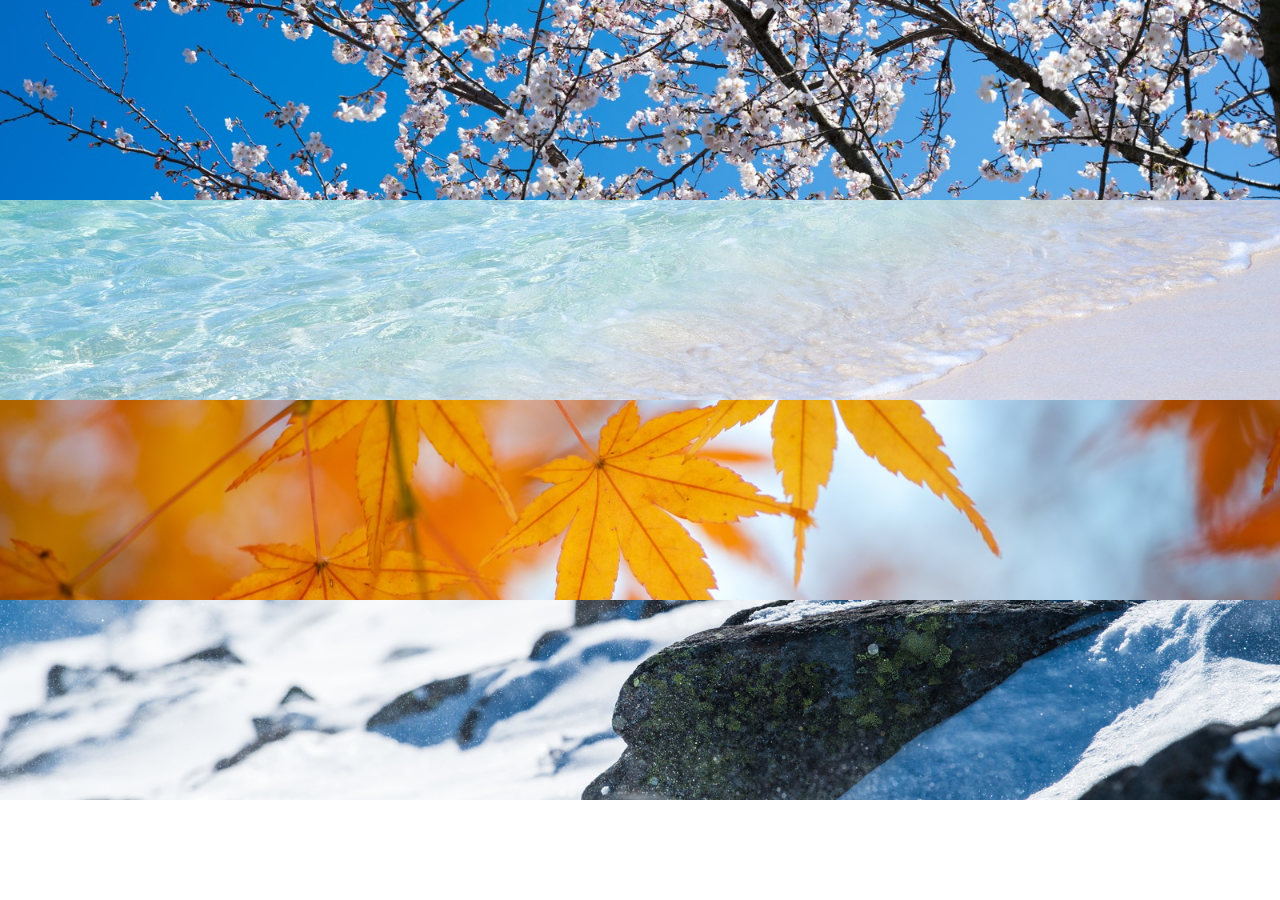
<file: exercise6/index.html>
<!DOCTYPE html>
<html long="ja">
  <head>
    <meta charset="UTF-8"/>
    <!--CSSファイルの読み込み-->
    <link rel="stylesheet"href="style.css"/>
    <title>演習６</title>
  </head>
  <body>
    <div class="box1"></div>
    <div class="box2"></div>
    <div class="box3"></div>
    <div class="box4"></div>
  </body>
</file>
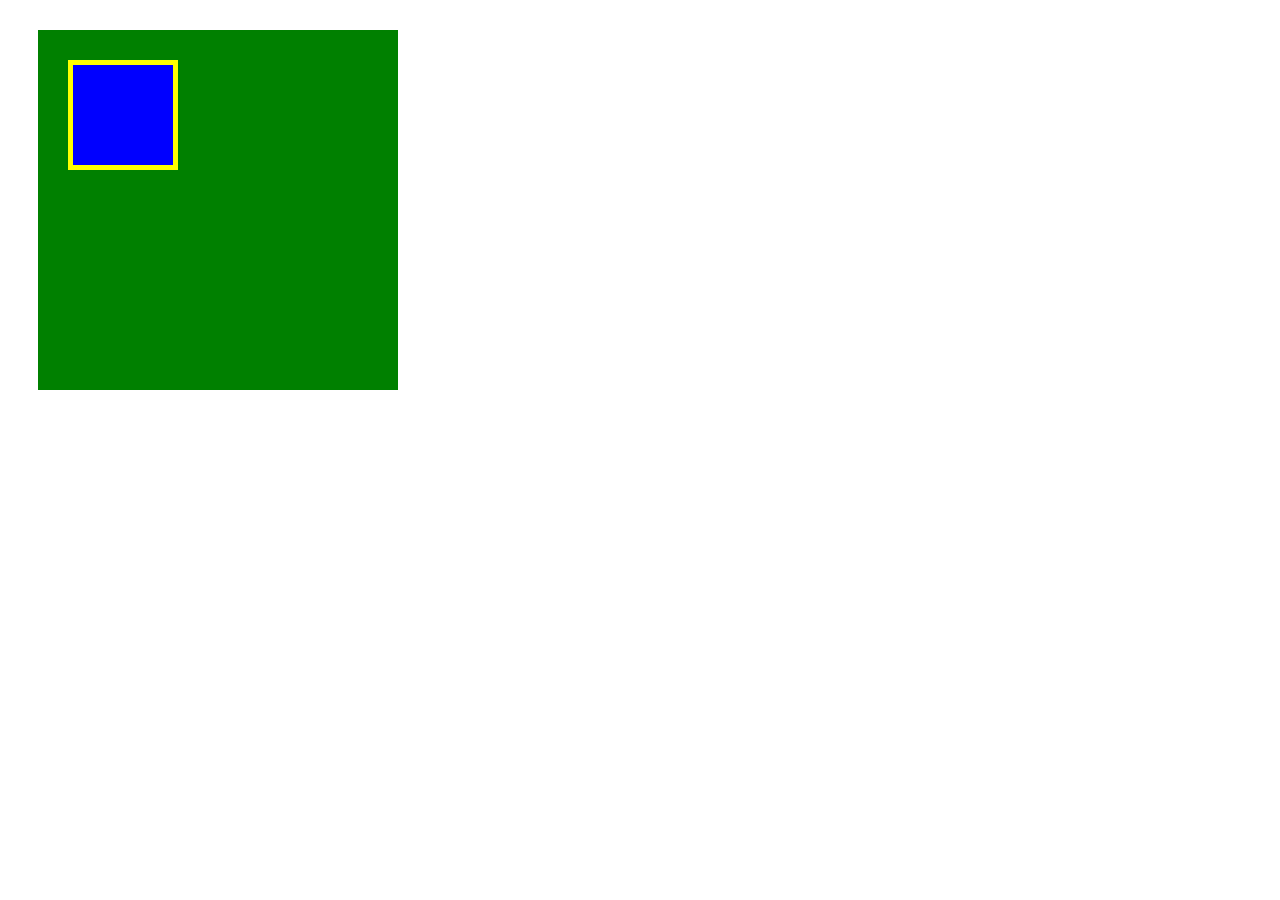
<file: box/box.html>
<!DOCTYPE html>
<html lang="ja">
  <head>
    <meta charset="UTF-8"/>
    <!--CSSファイルの読み込み-->
    <link rel="stylesheet"href="box.css"/>
    <title>BOX</title>
    </head>

    <body>
      <!--box1用のdiv-->
      <div class="box1">
        <div class="box2"></div>
      </div>
    </body>
</html>
</file>
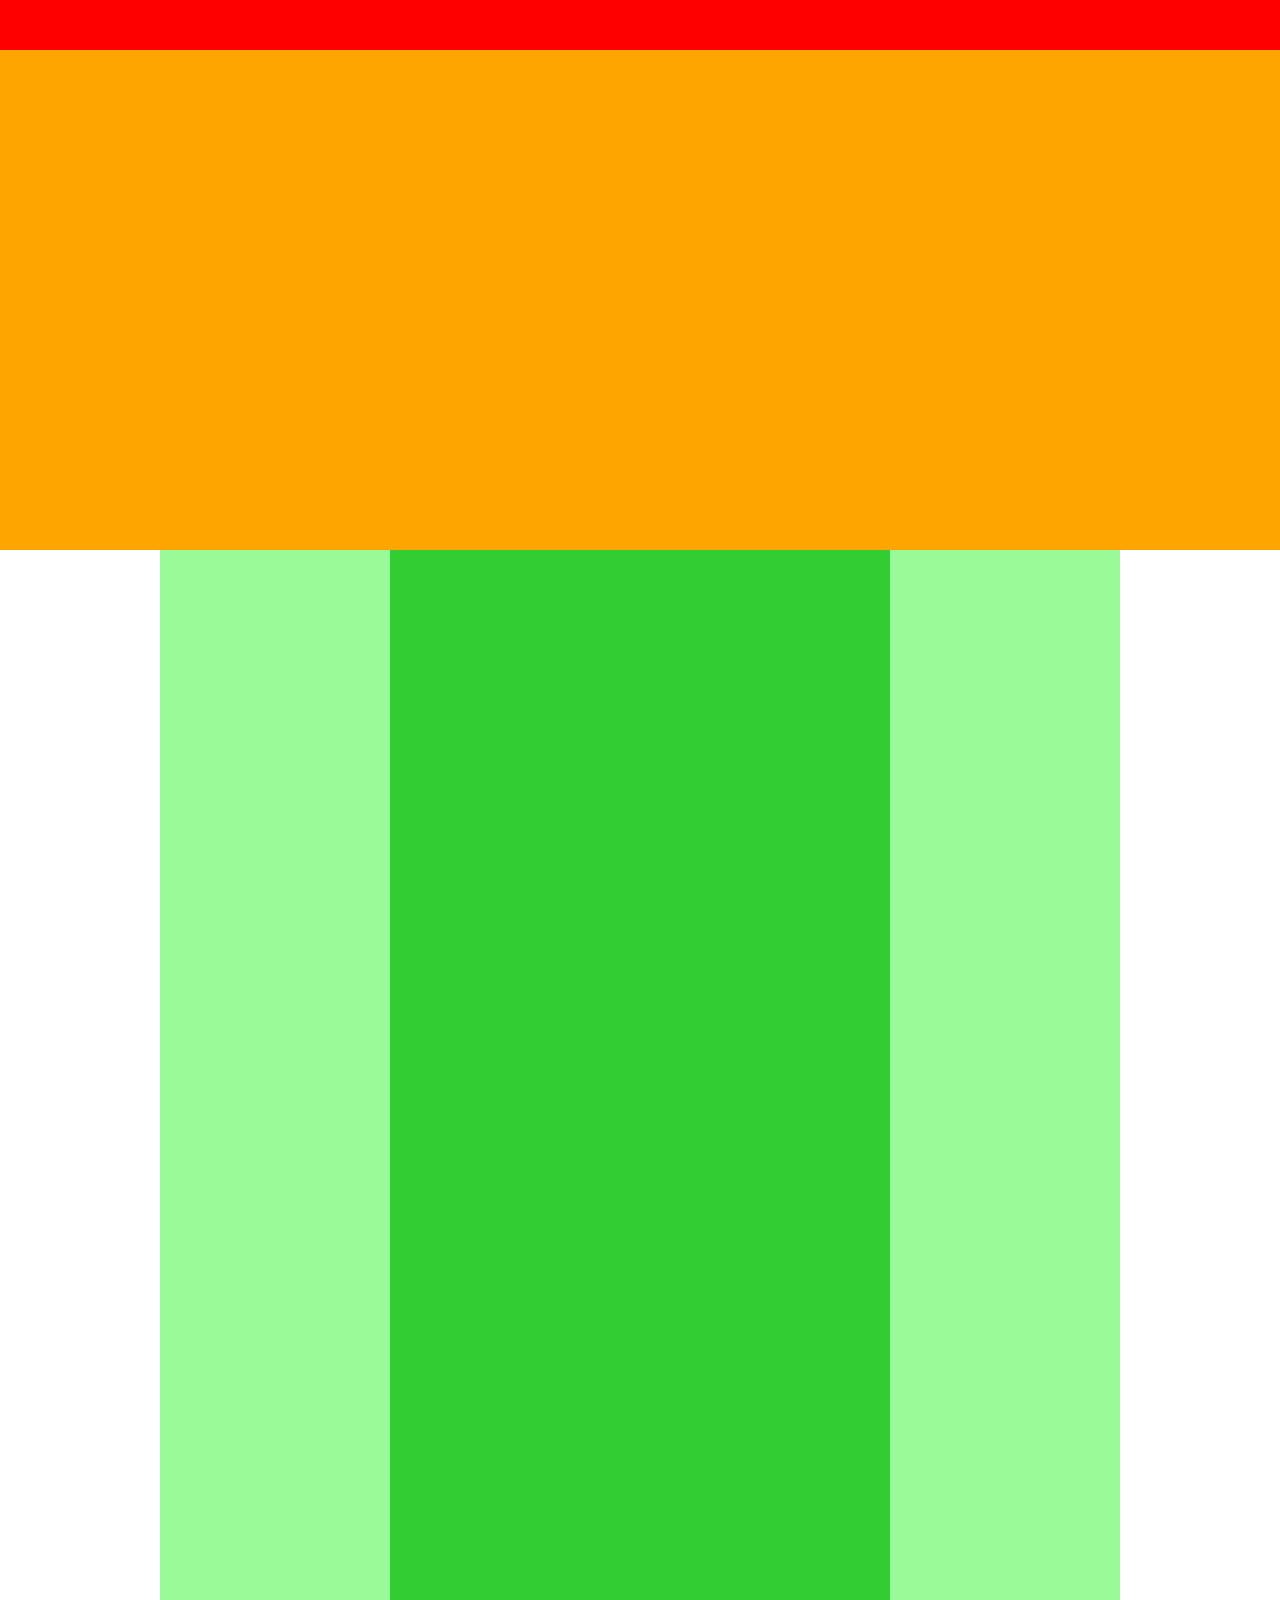
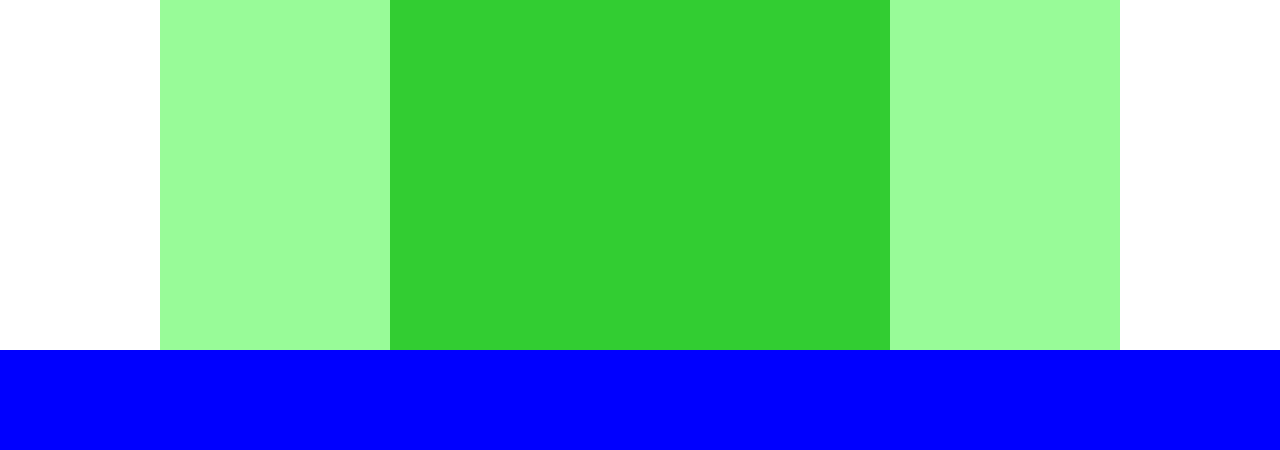
<file: exercise1/chapter4.html>
<!DOCTYPE html>
<html long="ja">
  <head>
    <meta charset="UTF-8"/>
    <!--CSSファイルの読み込み-->
    <link rel="stylesheet"href="style.css"/>
    <title>chapter4_evercise</title>
  </head>
  <body>
    <!--header用のdiv-->
    <div class="header">
      <div class="header-top"></div>
      <div class="header-bottom"></div>
    </div>



    <!--main用のdiv-->
    <div class="main">
       <div class="leftbar"></div>
      <div class="blog"></div>
      <div class="rightbar"></div>
    </div>

    <!--footer用のdiv-->
    <div class="footer"></div>
  </body>
</html>
</file>
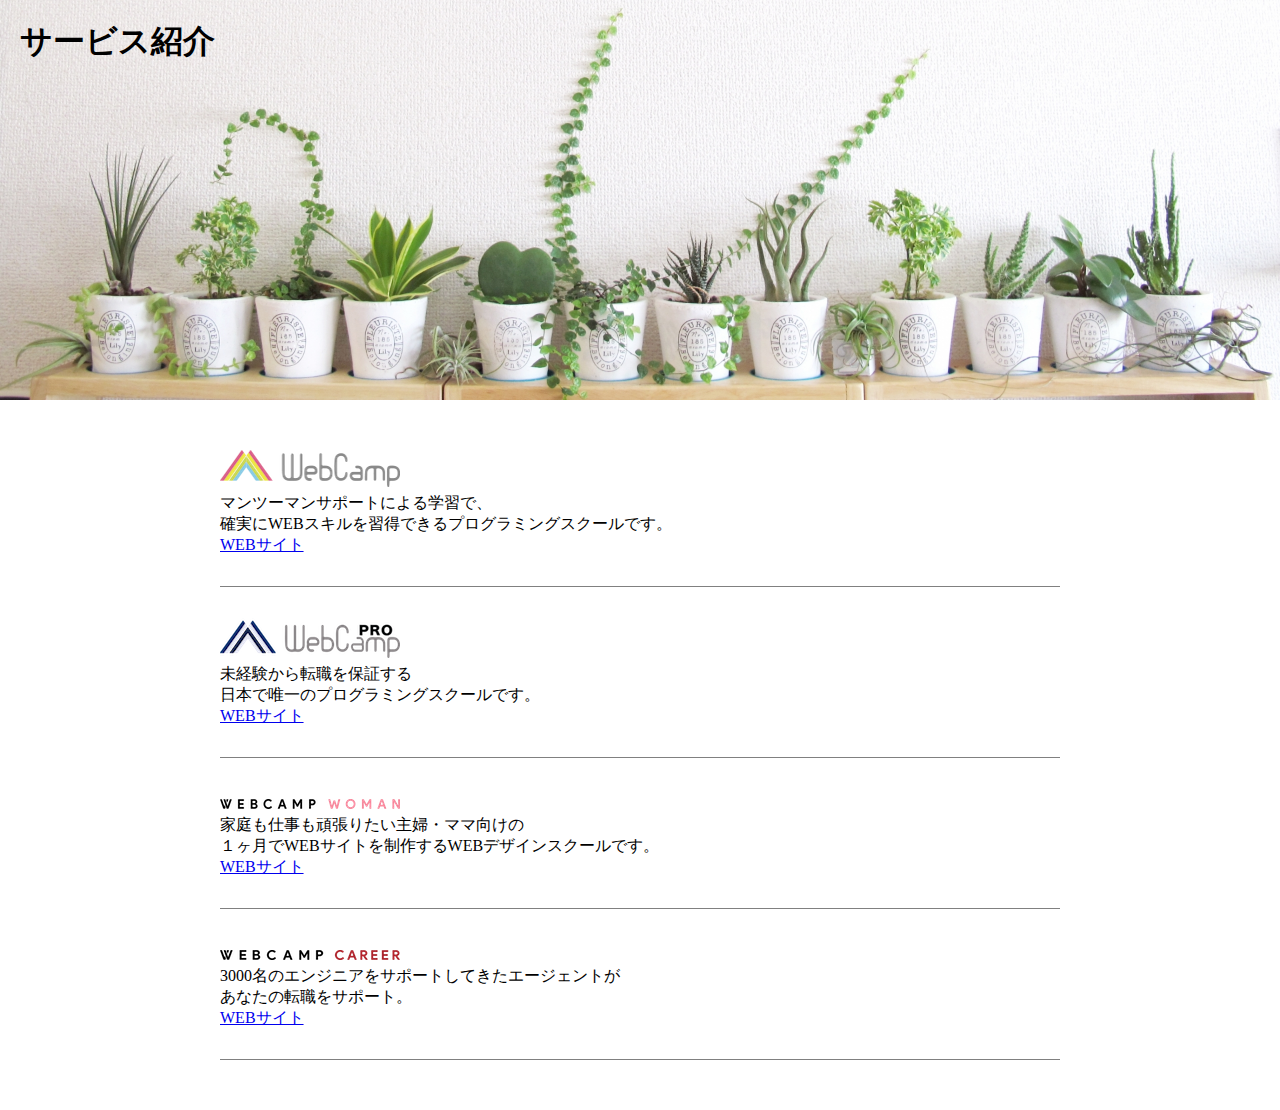
<file: exercise7/index7.html>
<!DOCTYPE html>
<html long="ja">
  <head>
    <meta charset="UTF-8"/>
    <!--CSSファイルの読み込み-->
    <link rel="stylesheet"href="style7.css"/>
    <title>演習７</title>
  </head>
<body>
    <header>
      <h1 class="headline">サービス紹介</h1>

    </header>
  <main>
    <section class="service1">
      <h2>
        <img src="img/wc-logo.png" alt="ロゴ">
      </h2>
    <p>マンツーマンサポートによる学習で、<br>
    確実にWEBスキルを習得できるプログラミングスクールです。
    </p>
  <a href="http://web-camp.io/">WEBサイト</a>

    </section>

  <section class="service2">
      <h2>
        <img src="img/wcp-logo.png" alt="ロゴ">
      </h2>
    <p>未経験から転職を保証する<br>
    日本で唯一のプログラミングスクールです。
    </p>
  <a href="http://web-camp.io/">WEBサイト</a>

    </section>

  <section class="service3">
      <h2>
        <img src="img/wcw-logo.png" alt="ロゴ">
      </h2>
    <p>家庭も仕事も頑張りたい主婦・ママ向けの<br>
    １ヶ月でWEBサイトを制作するWEBデザインスクールです。
    </p>
  <a href="http://web-camp.io/">WEBサイト</a>

    </section>

    <section class="service4">
      <h2>
        <img src="img/wcc-logo.png" alt="ロゴ">
      </h2>
    <p>3000名のエンジニアをサポートしてきたエージェントが<br>
    あなたの転職をサポート。
    </p>
  <a href="http://web-camp.io/">WEBサイト</a>

    </section>
  </main>
</body>
</file>
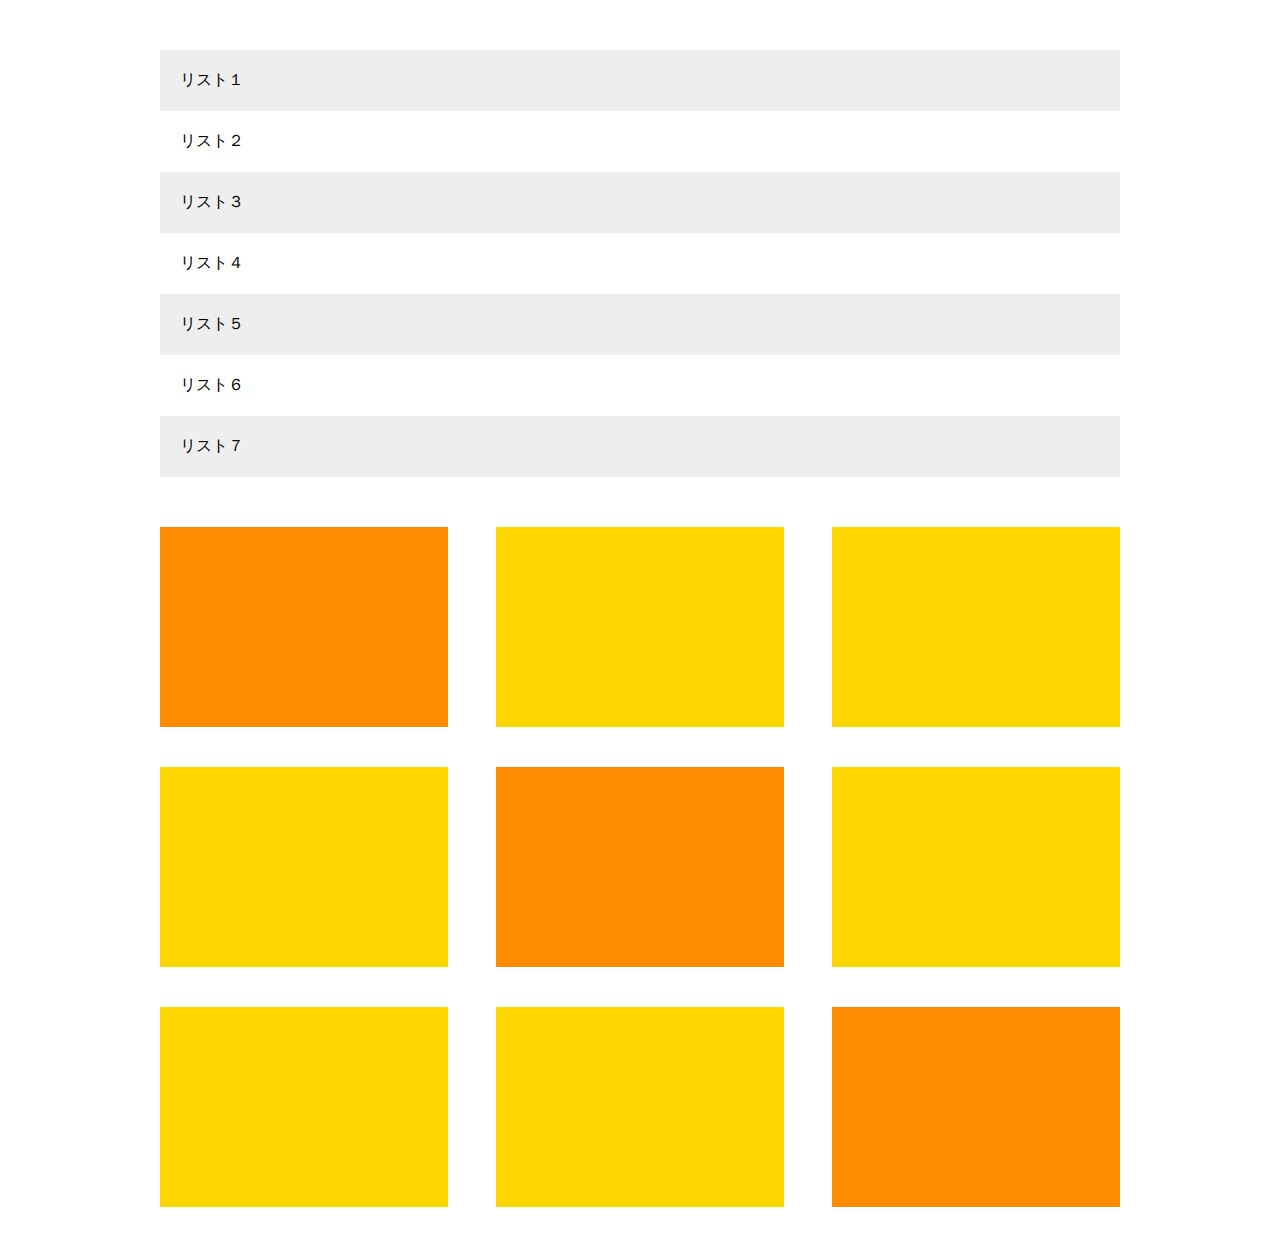
<file: exercise8/exercise8.html>
<!DOCTIPE html>
<html long="ja">

  <head>
  <meta charset="UTF-8"/>
  <link rel="stylesheet" href="style.css"/>
  <title>演習８</title>
  </head>

  <body>
    <main>
      <ul class="item-list">
       <li class="item">リスト１</li>
       <li class="item">リスト２</li>

       <li class="item">リスト３</li>
       <li class="item">リスト４</li>
       <li class="item">リスト５</li>
       <li class="item">リスト６</li>
       <li class="item">リスト７</li>
      </ul>
<div class="box-list">
  <div class="box"></div>
  <div class="box"></div>
  <div class="box"></div>
  <div class="box"></div>
  <div class="box"></div>
  <div class="box"></div>
  <div class="box"></div>
  <div class="box"></div>
  <div class="box"></div>



</div>

    </main>






  </body>




</html>
</file>
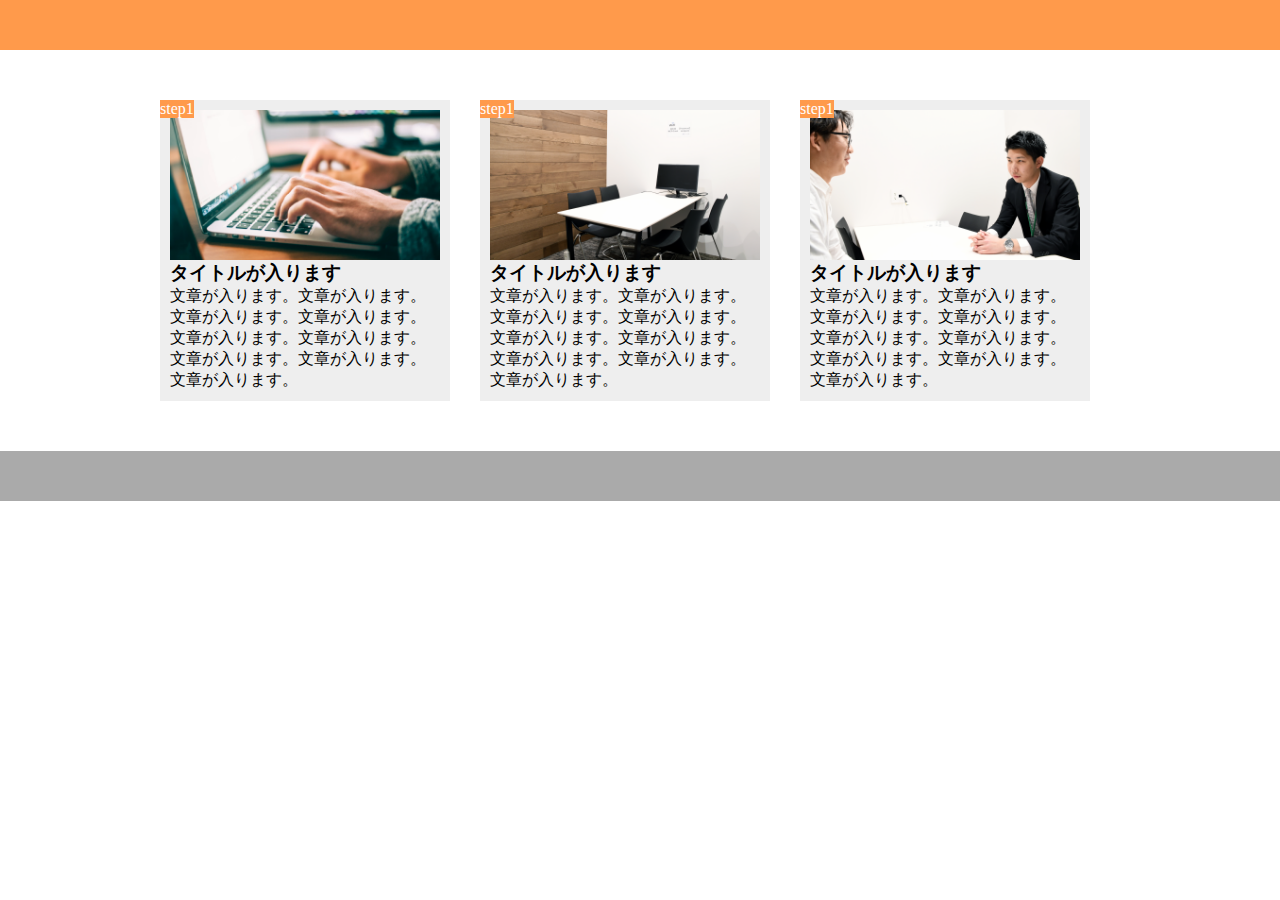
<file: exercise8/exercise9.html>
<!DOCTYPE html>
<html lang="ja">
  <head>
    <meta charset="UTF-8">

    <link rel="stylesheet" href="style9.css" />
    <title>９章演習</title>
  </head>

  <body>
  <header></header>
  <main>
    <div class="step-box">
      <div class="step-img1"></div>
      <span class="step-num">step1</span>
      <h3 class="title">タイトルが入ります</h3>
      <p>文章が入ります。文章が入ります。文章が入ります。文章が入ります。文章が入ります。文章が入ります。文章が入ります。文章が入ります。文章が入ります。</p>
    </div>

      <div class="step-box">
      <div class="step-img2"></div>
      <span class="step-num">step1</span>
      <h3 class="title">タイトルが入ります</h3>
      <p>文章が入ります。文章が入ります。文章が入ります。文章が入ります。文章が入ります。文章が入ります。文章が入ります。文章が入ります。文章が入ります。</p>
    </div>

    <div class="step-box">
      <div class="step-img3"></div>
      <span class="step-num">step1</span>
      <h3 class="title">タイトルが入ります</h3>
      <p>文章が入ります。文章が入ります。文章が入ります。文章が入ります。文章が入ります。文章が入ります。文章が入ります。文章が入ります。文章が入ります。</p>
    </div>
  </main>
  <footer></footer>
  </body>

</html>
</file>
<file: exercise6/style.css>
*{
  margin:0;
  padding:0;
  box-sizing:border-box;
}

.box1{
  width:100%;
  height:200px;
  background-image:url(img/box1.jpg);
  background-size:cover;
  background-position:center;

}

.box2{
  width:100%;
  height:200px;
  background-image:url(img/box2.jpg);
  background-size:cover;
  background-position:center;

}

.box3{
  width:100%;
  height:200px;
  background-image:url(img/box3.jpg);
  background-size:cover;
  background-position:center;

}

.box4{
  width:100%;
  height:200px;
  background-image:url(img/box4.jpg);
  background-size:cover;
  background-position:center;

}
</file>
<file: box/box.css>
.box1{
  width:300px;
  height:300px;
  background-color:green;
  margin:30px;
  padding:30px;
}

.box2{
  width:100px;
  height:100px;
  background-color:blue;
  /*指定方法（box2の周囲すべてに枠線を設定する場合*/
  border:5px solid yellow;
}
</file>
<file: exercise1/style.css>
/*ブラウザがそれぞれ持っているCSSをリセットするための記述*/
*{
  margin:0;
  padding:0;
  box-sizing:border-box;
}

.header{
  width:100%;
  height:550px;
  background-color:red;

}

.header-top{
  width:100%;
  height:50px;
  background-color:red;
}

.header-bottom{
  width:100%;
  height:500px;
  background-color:orange;
}




.main{
  width:100%;
/*background-color,heightの指定を解除*/
  display:flex;/*Flexboxの利用*/
  justify-content:center;/*小要素の横並び・中央寄せ*/
  margin:0 auto;/*中央寄せ（左右に余白がないとできない）*/
}

.blog{
  width:500px;
  height:1400px;
  background-color:limegreen;
}

.leftbar{
  width:230px;
  height:1400px;
  background-color:palegreen;
}

.rightbar{
  width:230px;
  height:1400px;
  background-color:palegreen;
}
.footer{
  width:100%;
  height:100px;
  background-color:blue;
}
</file>
<file: exercise7/style7.css>
/*ブラウザがそれぞれ持っているCSSをリセットするための記述*/
*{
  margin:0;
  padding:0;
  box-sizing:border-box;
}

header{
  width:100%;
  height:400px;
  background-image:url(img/mv.jpg);
  background-size:cover;
  background-position:bottom;
}

.headline{
  padding:20px;
}

main{
  width:840px;
  margin:50px auto;
}

.service1{
  margin-bottom:30px;
  border-bottom:1px solid gray;
  padding-bottom:30px;
}

.service2{
  margin-bottom:30px;
  border-bottom:1px solid gray;
  padding-bottom:30px;
}

.service3{
  margin-bottom:30px;
  border-bottom:1px solid gray;
  padding-bottom:30px;

}

.service4{
  border-bottom:1px solid gray;
  padding-bottom:30px;
}
</file>
<file: exercise8/style.css>
* {
  margin: 0;
  padding: 0;
  box-sizing: border-box;
}

main{
  width:960px;
  margin:50px auto;
}

.item-list{
  margin-bottom:50px;
}

.item:nth-child(odd){
  background-color:#eee;
}

.item{
  padding:20px;
  list-style:none;
}

.box-list{
  display:flex;
  flex-wrap:wrap;
}


.box{
  background-color:#ffd700;
  width:30%;
  height:200px;
  margin-right:5%;
  margin-bottom:40px;
}

.box:first-child,
.box:nth-child(5),
.box:last-child{
  background-color:#ff8c00;
}


.box:nth-child(3n){
  margin-right:0;
}

.box:nth-last-child(-n+3){
  margin-bottom:0;
}
</file>
<file: exercise8/style9.css>
*{
  box-sizing:border-box;
  margin:0;
  padding:0;
}

header{
  height:50px;
  background-color:#ff9a4b;
}

main{
  width:960px;
  margin:50px auto;
  display:flex;
}

.step-box{
  width:300px;
  margin-right:30px;
  padding:10px;
  position:relative;
  background-color:#eee;
}

.step-img1{
  height:150px;
  background-image:url(img/flow01.png);
  background-position:bottom;
  background-size:cover;
}

.step-img2{
  height:150px;
  background-image:url(img/flow02.png);
  background-position:bottom;
  background-size:cover;
}

.step-img3{
  height:150px;
  background-image:url(img/flow03.png);
  background-position:bottom;
  background-size:cover;
}

.step-num{
  position:absolute;
  top:0;
  left:0;
  background-color:#ff9a4b;
  color:#fff;
}

footer{
  height:50px;
  background-color:#aaa;
}
</file>
